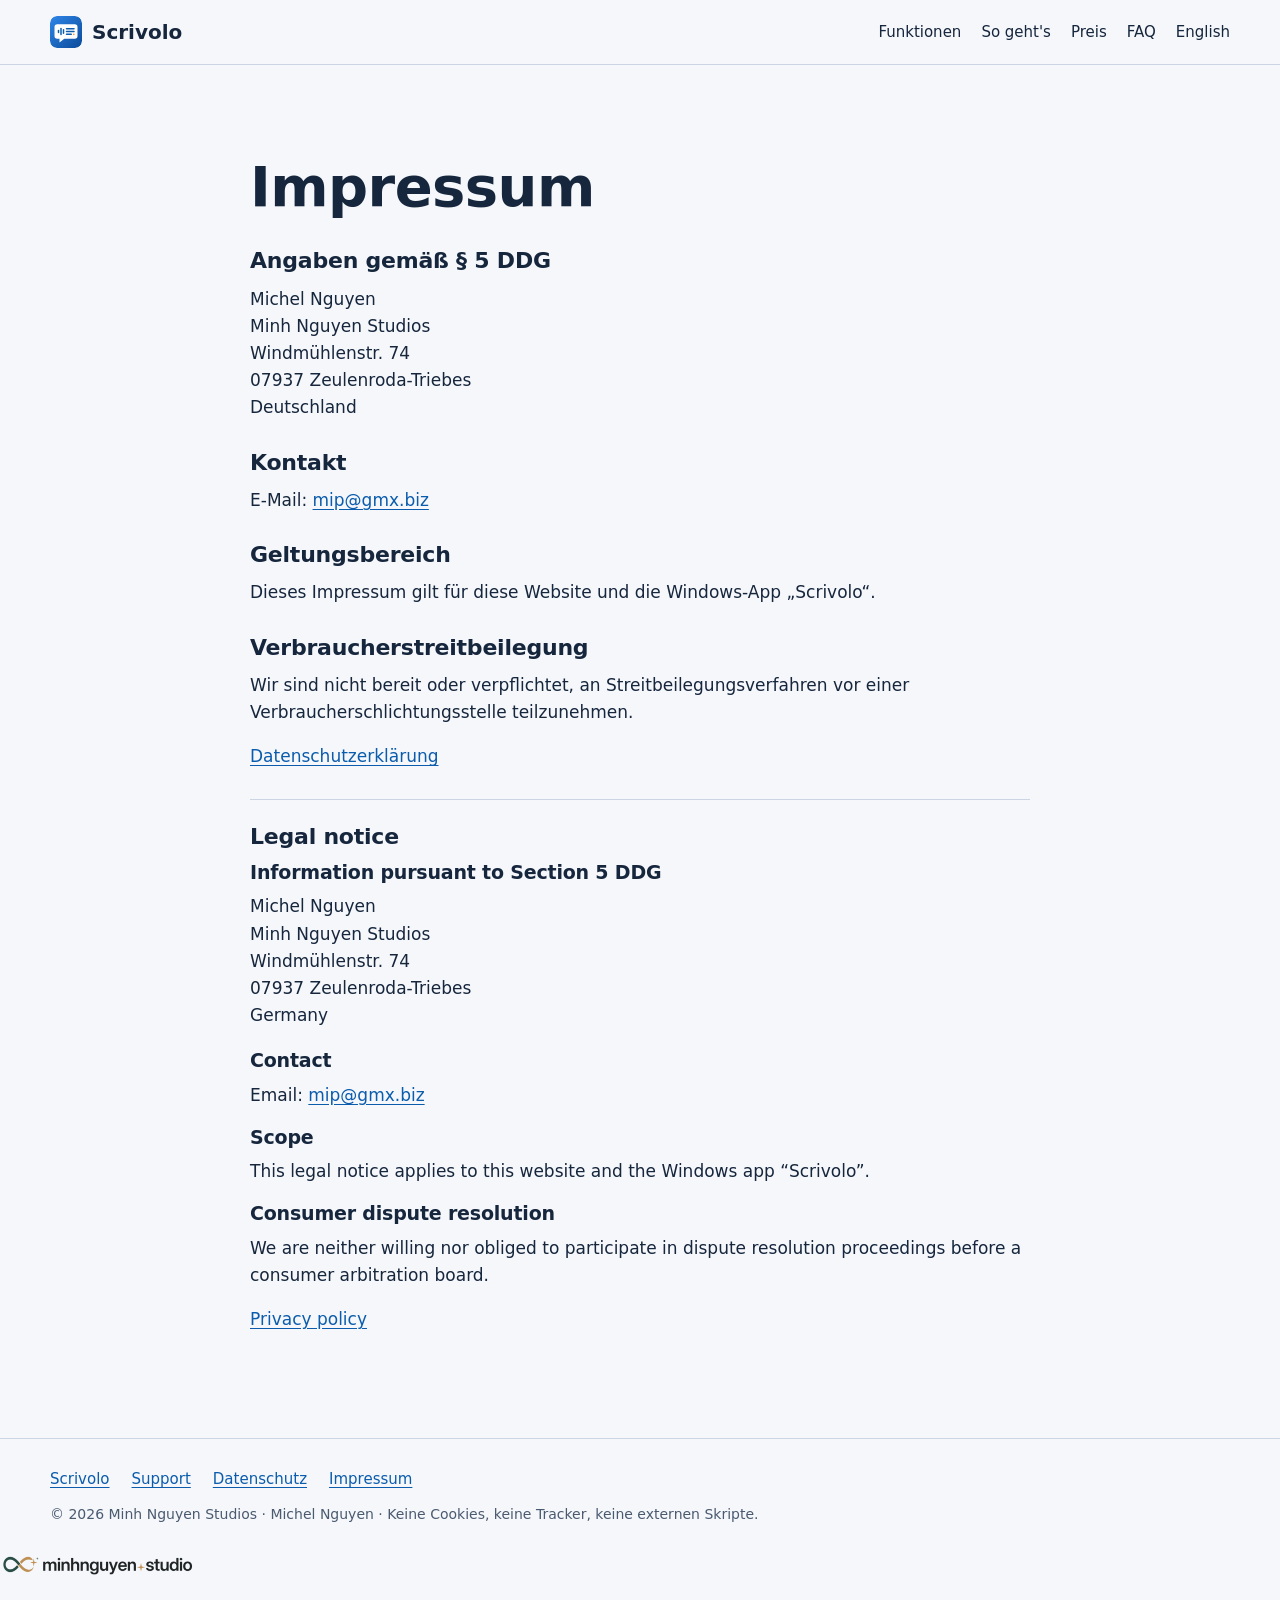
<file: impressum.html>
<!doctype html>
<html lang="de"><head><meta charset="utf-8"><meta name="viewport" content="width=device-width,initial-scale=1">
<title>Impressum / Legal notice – Scrivolo</title><meta name="description" content="Impressum und Anbieterkennzeichnung für Scrivolo."><link rel="canonical" href="https://minh.systems/Scrivolo/impressum.html">
<meta property="og:type" content="website"><meta property="og:title" content="Impressum / Legal notice – Scrivolo"><meta property="og:description" content="Impressum und Anbieterkennzeichnung für Scrivolo."><meta property="og:image" content="https://minh.systems/Scrivolo/img/ui-de.jpg"><meta name="twitter:card" content="summary_large_image">
<meta name="color-scheme" content="light dark"><link rel="icon" type="image/png" href="favicon.png"><link rel="apple-touch-icon" href="img/apple-touch-icon.png"><link rel="stylesheet" href="style.css"></head><body><a class="skip" href="#main">Zum Inhalt springen</a>
<header class="top"><div class="wrap bar"><a class="brand" href="index.html"><img src="img/logo.svg" width="32" height="32" alt="">Scrivolo</a>
<nav aria-label="Navigation" class="mainnav"><a href="index.html#funktionen">Funktionen</a><a href="index.html#ablauf">So geht's</a><a href="index.html#preis">Preis</a><a href="index.html#faq">FAQ</a><a href="en/index.html" lang="en">English</a></nav>
<details class="menu"><summary aria-label="Menu"><span aria-hidden="true">☰</span></summary><nav aria-label="Menu"><a href="index.html#funktionen">Funktionen</a><a href="index.html#ablauf">So geht's</a><a href="index.html#preis">Preis</a><a href="index.html#faq">FAQ</a></nav></details></div></header>
<main id="main" class="sec"><div class="wrap narrow prose"><h1>Impressum</h1><section><h2>Angaben gemäß § 5 DDG</h2><address>Michel Nguyen<br>Minh Nguyen Studios<br>Windmühlenstr. 74<br>07937 Zeulenroda-Triebes<br>Deutschland</address></section>
<section><h2>Kontakt</h2><p>E-Mail: <a href="mailto:mip@gmx.biz">mip@gmx.biz</a></p></section>
<section><h2>Geltungsbereich</h2><p>Dieses Impressum gilt für diese Website und die Windows-App „Scrivolo“.</p></section>
<section><h2>Verbraucherstreitbeilegung</h2><p>Wir sind nicht bereit oder verpflichtet, an Streitbeilegungsverfahren vor einer Verbraucherschlichtungsstelle teilzunehmen.</p><p><a href="privacy.html">Datenschutzerklärung</a></p></section>
<section id="english" lang="en" class="english"><h2>Legal notice</h2><h3>Information pursuant to Section 5 DDG</h3><address>Michel Nguyen<br>Minh Nguyen Studios<br>Windmühlenstr. 74<br>07937 Zeulenroda-Triebes<br>Germany</address><h3>Contact</h3><p>Email: <a href="mailto:mip@gmx.biz">mip@gmx.biz</a></p><h3>Scope</h3><p>This legal notice applies to this website and the Windows app “Scrivolo”.</p><h3>Consumer dispute resolution</h3><p>We are neither willing nor obliged to participate in dispute resolution proceedings before a consumer arbitration board.</p><p><a href="privacy.html#english">Privacy policy</a></p></section></div></main>
<footer><div class="wrap"><nav class="foot" aria-label="Footer"><a href="index.html">Scrivolo</a><a href="support.html">Support</a><a href="privacy.html">Datenschutz</a><a href="impressum.html">Impressum</a></nav><p>© 2026 Minh Nguyen Studios · Michel Nguyen · Keine Cookies, keine Tracker, keine externen Skripte.</p></div><p style="margin:16px 0 4px"><a href="https://minh.systems/MinhNguyenStudios/" aria-label="Minh Nguyen Studios" style="display:inline-block;line-height:0;border-radius:8px;overflow:hidden;opacity:.92"><picture><source srcset="img/studio-dunkel.png" media="(prefers-color-scheme: dark)"><img src="img/studio-hell.png" width="200" height="47" alt="Minh Nguyen Studios" loading="lazy" style="width:200px;height:auto"></picture></a></p></footer></body></html>
</file>
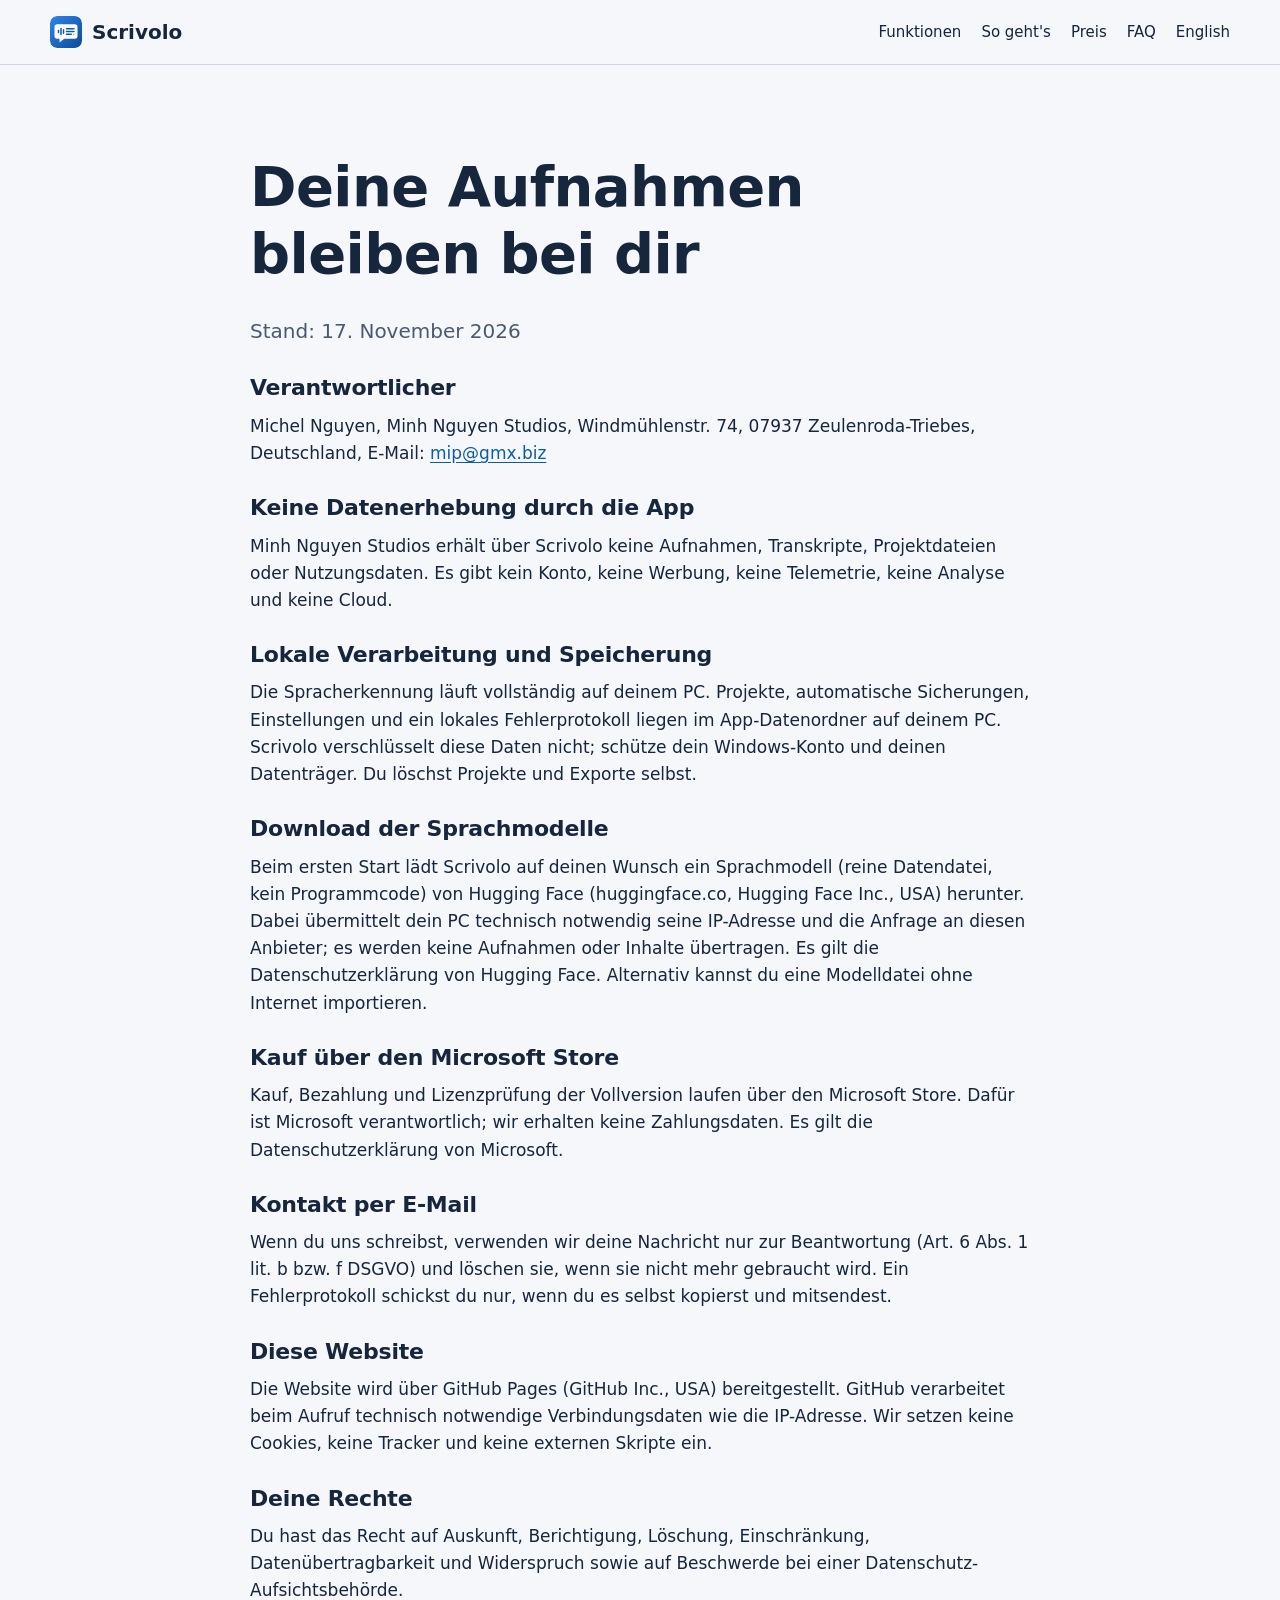
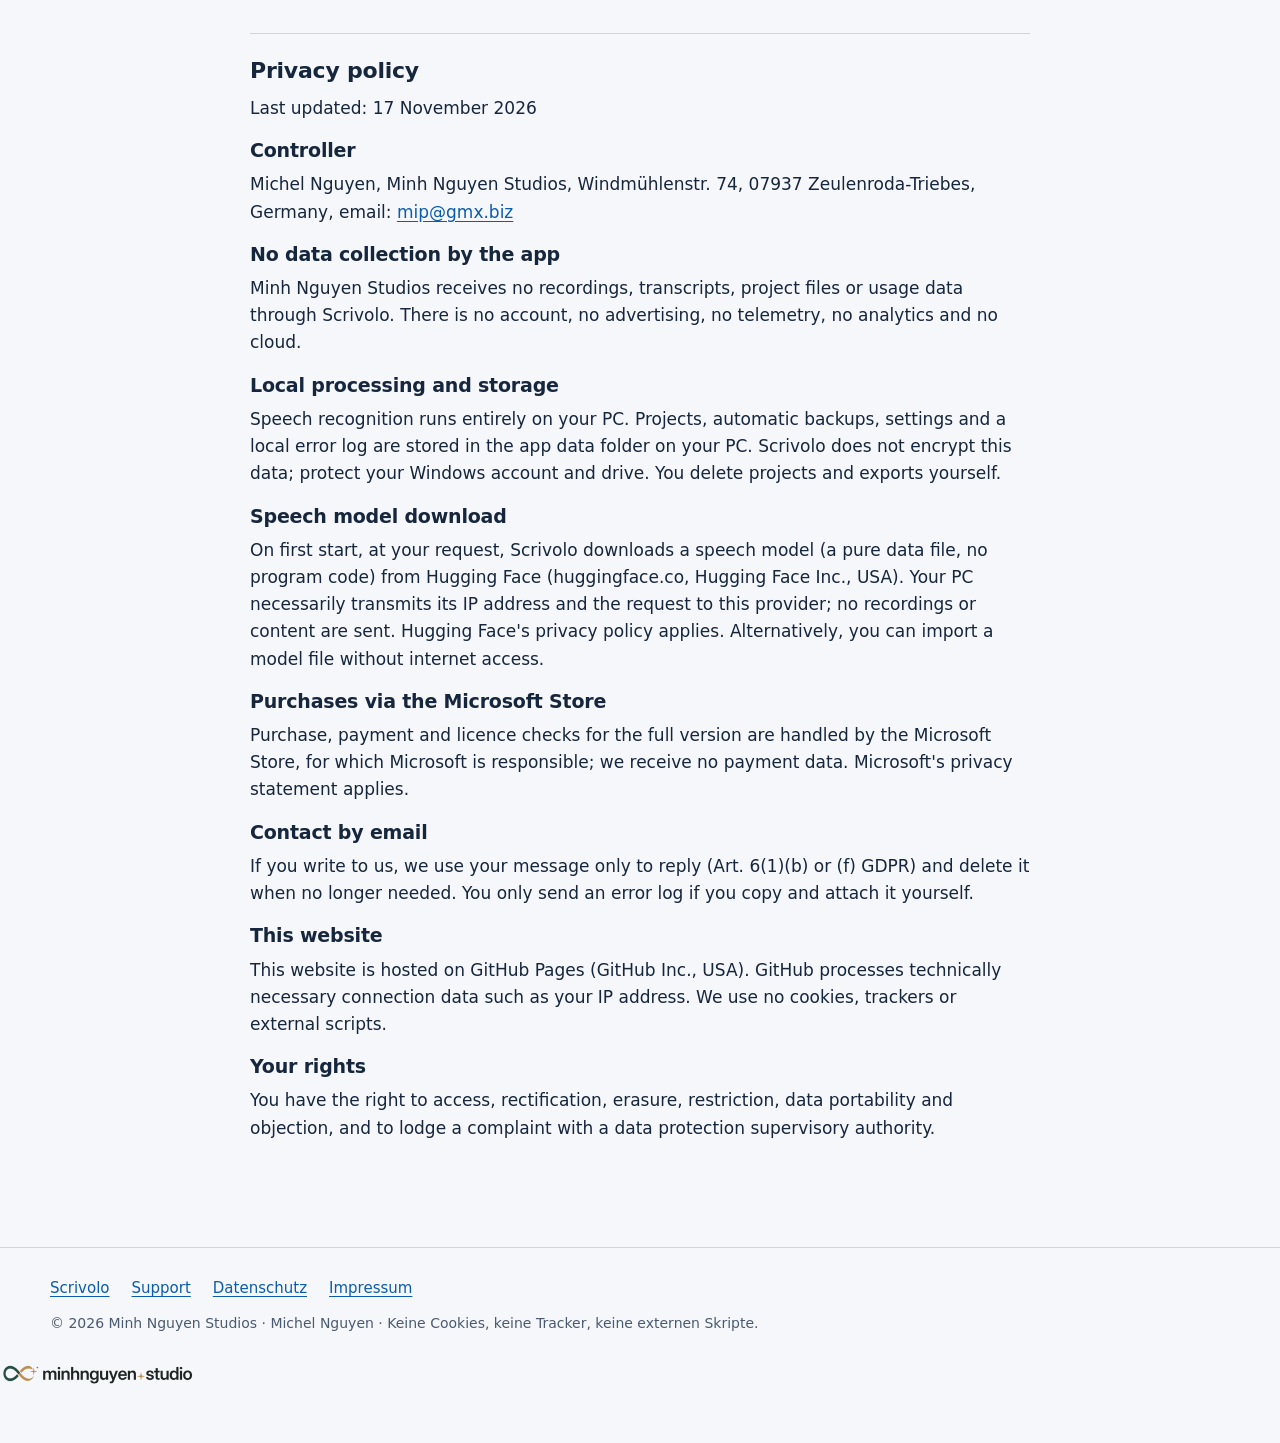
<file: privacy.html>
<!doctype html>
<html lang="de"><head><meta charset="utf-8"><meta name="viewport" content="width=device-width,initial-scale=1">
<title>Datenschutz / Privacy – Scrivolo</title><meta name="description" content="Deine Aufnahmen bleiben auf deinem PC."><link rel="canonical" href="https://minh.systems/Scrivolo/privacy.html">
<meta property="og:type" content="website"><meta property="og:title" content="Datenschutz / Privacy – Scrivolo"><meta property="og:description" content="Deine Aufnahmen bleiben auf deinem PC."><meta property="og:image" content="https://minh.systems/Scrivolo/img/ui-de.jpg"><meta name="twitter:card" content="summary_large_image">
<meta name="color-scheme" content="light dark"><link rel="icon" type="image/png" href="favicon.png"><link rel="apple-touch-icon" href="img/apple-touch-icon.png"><link rel="stylesheet" href="style.css"></head><body><a class="skip" href="#main">Zum Inhalt springen</a>
<header class="top"><div class="wrap bar"><a class="brand" href="index.html"><img src="img/logo.svg" width="32" height="32" alt="">Scrivolo</a>
<nav aria-label="Navigation" class="mainnav"><a href="index.html#funktionen">Funktionen</a><a href="index.html#ablauf">So geht's</a><a href="index.html#preis">Preis</a><a href="index.html#faq">FAQ</a><a href="en/index.html" lang="en">English</a></nav>
<details class="menu"><summary aria-label="Menu"><span aria-hidden="true">☰</span></summary><nav aria-label="Menu"><a href="index.html#funktionen">Funktionen</a><a href="index.html#ablauf">So geht's</a><a href="index.html#preis">Preis</a><a href="index.html#faq">FAQ</a></nav></details></div></header>
<main id="main" class="sec"><div class="wrap narrow prose"><h1>Deine Aufnahmen bleiben bei dir</h1><p class="lead">Stand: 17. November 2026</p>
<section><h2>Verantwortlicher</h2><p>Michel Nguyen, Minh Nguyen Studios, Windmühlenstr. 74, 07937 Zeulenroda-Triebes, Deutschland, E-Mail: <a href="mailto:mip@gmx.biz">mip@gmx.biz</a></p></section>
<section><h2>Keine Datenerhebung durch die App</h2><p>Minh Nguyen Studios erhält über Scrivolo keine Aufnahmen, Transkripte, Projektdateien oder Nutzungsdaten. Es gibt kein Konto, keine Werbung, keine Telemetrie, keine Analyse und keine Cloud.</p></section>
<section><h2>Lokale Verarbeitung und Speicherung</h2><p>Die Spracherkennung läuft vollständig auf deinem PC. Projekte, automatische Sicherungen, Einstellungen und ein lokales Fehlerprotokoll liegen im App-Datenordner auf deinem PC. Scrivolo verschlüsselt diese Daten nicht; schütze dein Windows-Konto und deinen Datenträger. Du löschst Projekte und Exporte selbst.</p></section>
<section><h2>Download der Sprachmodelle</h2><p>Beim ersten Start lädt Scrivolo auf deinen Wunsch ein Sprachmodell (reine Datendatei, kein Programmcode) von Hugging Face (huggingface.co, Hugging Face Inc., USA) herunter. Dabei übermittelt dein PC technisch notwendig seine IP-Adresse und die Anfrage an diesen Anbieter; es werden keine Aufnahmen oder Inhalte übertragen. Es gilt die Datenschutzerklärung von Hugging Face. Alternativ kannst du eine Modelldatei ohne Internet importieren.</p></section>
<section><h2>Kauf über den Microsoft Store</h2><p>Kauf, Bezahlung und Lizenzprüfung der Vollversion laufen über den Microsoft Store. Dafür ist Microsoft verantwortlich; wir erhalten keine Zahlungsdaten. Es gilt die Datenschutzerklärung von Microsoft.</p></section>
<section><h2>Kontakt per E-Mail</h2><p>Wenn du uns schreibst, verwenden wir deine Nachricht nur zur Beantwortung (Art. 6 Abs. 1 lit. b bzw. f DSGVO) und löschen sie, wenn sie nicht mehr gebraucht wird. Ein Fehlerprotokoll schickst du nur, wenn du es selbst kopierst und mitsendest.</p></section>
<section><h2>Diese Website</h2><p>Die Website wird über GitHub Pages (GitHub Inc., USA) bereitgestellt. GitHub verarbeitet beim Aufruf technisch notwendige Verbindungsdaten wie die IP-Adresse. Wir setzen keine Cookies, keine Tracker und keine externen Skripte ein.</p></section>
<section><h2>Deine Rechte</h2><p>Du hast das Recht auf Auskunft, Berichtigung, Löschung, Einschränkung, Datenübertragbarkeit und Widerspruch sowie auf Beschwerde bei einer Datenschutz-Aufsichtsbehörde.</p></section>
<section id="english" lang="en" class="english"><h2>Privacy policy</h2><p>Last updated: 17 November 2026</p>
<h3>Controller</h3><p>Michel Nguyen, Minh Nguyen Studios, Windmühlenstr. 74, 07937 Zeulenroda-Triebes, Germany, email: <a href="mailto:mip@gmx.biz">mip@gmx.biz</a></p>
<h3>No data collection by the app</h3><p>Minh Nguyen Studios receives no recordings, transcripts, project files or usage data through Scrivolo. There is no account, no advertising, no telemetry, no analytics and no cloud.</p>
<h3>Local processing and storage</h3><p>Speech recognition runs entirely on your PC. Projects, automatic backups, settings and a local error log are stored in the app data folder on your PC. Scrivolo does not encrypt this data; protect your Windows account and drive. You delete projects and exports yourself.</p>
<h3>Speech model download</h3><p>On first start, at your request, Scrivolo downloads a speech model (a pure data file, no program code) from Hugging Face (huggingface.co, Hugging Face Inc., USA). Your PC necessarily transmits its IP address and the request to this provider; no recordings or content are sent. Hugging Face's privacy policy applies. Alternatively, you can import a model file without internet access.</p>
<h3>Purchases via the Microsoft Store</h3><p>Purchase, payment and licence checks for the full version are handled by the Microsoft Store, for which Microsoft is responsible; we receive no payment data. Microsoft's privacy statement applies.</p>
<h3>Contact by email</h3><p>If you write to us, we use your message only to reply (Art. 6(1)(b) or (f) GDPR) and delete it when no longer needed. You only send an error log if you copy and attach it yourself.</p>
<h3>This website</h3><p>This website is hosted on GitHub Pages (GitHub Inc., USA). GitHub processes technically necessary connection data such as your IP address. We use no cookies, trackers or external scripts.</p>
<h3>Your rights</h3><p>You have the right to access, rectification, erasure, restriction, data portability and objection, and to lodge a complaint with a data protection supervisory authority.</p></section></div></main>
<footer><div class="wrap"><nav class="foot" aria-label="Footer"><a href="index.html">Scrivolo</a><a href="support.html">Support</a><a href="privacy.html">Datenschutz</a><a href="impressum.html">Impressum</a></nav><p>© 2026 Minh Nguyen Studios · Michel Nguyen · Keine Cookies, keine Tracker, keine externen Skripte.</p></div><p style="margin:16px 0 4px"><a href="https://minh.systems/MinhNguyenStudios/" aria-label="Minh Nguyen Studios" style="display:inline-block;line-height:0;border-radius:8px;overflow:hidden;opacity:.92"><picture><source srcset="img/studio-dunkel.png" media="(prefers-color-scheme: dark)"><img src="img/studio-hell.png" width="200" height="47" alt="Minh Nguyen Studios" loading="lazy" style="width:200px;height:auto"></picture></a></p></footer></body></html>
</file>
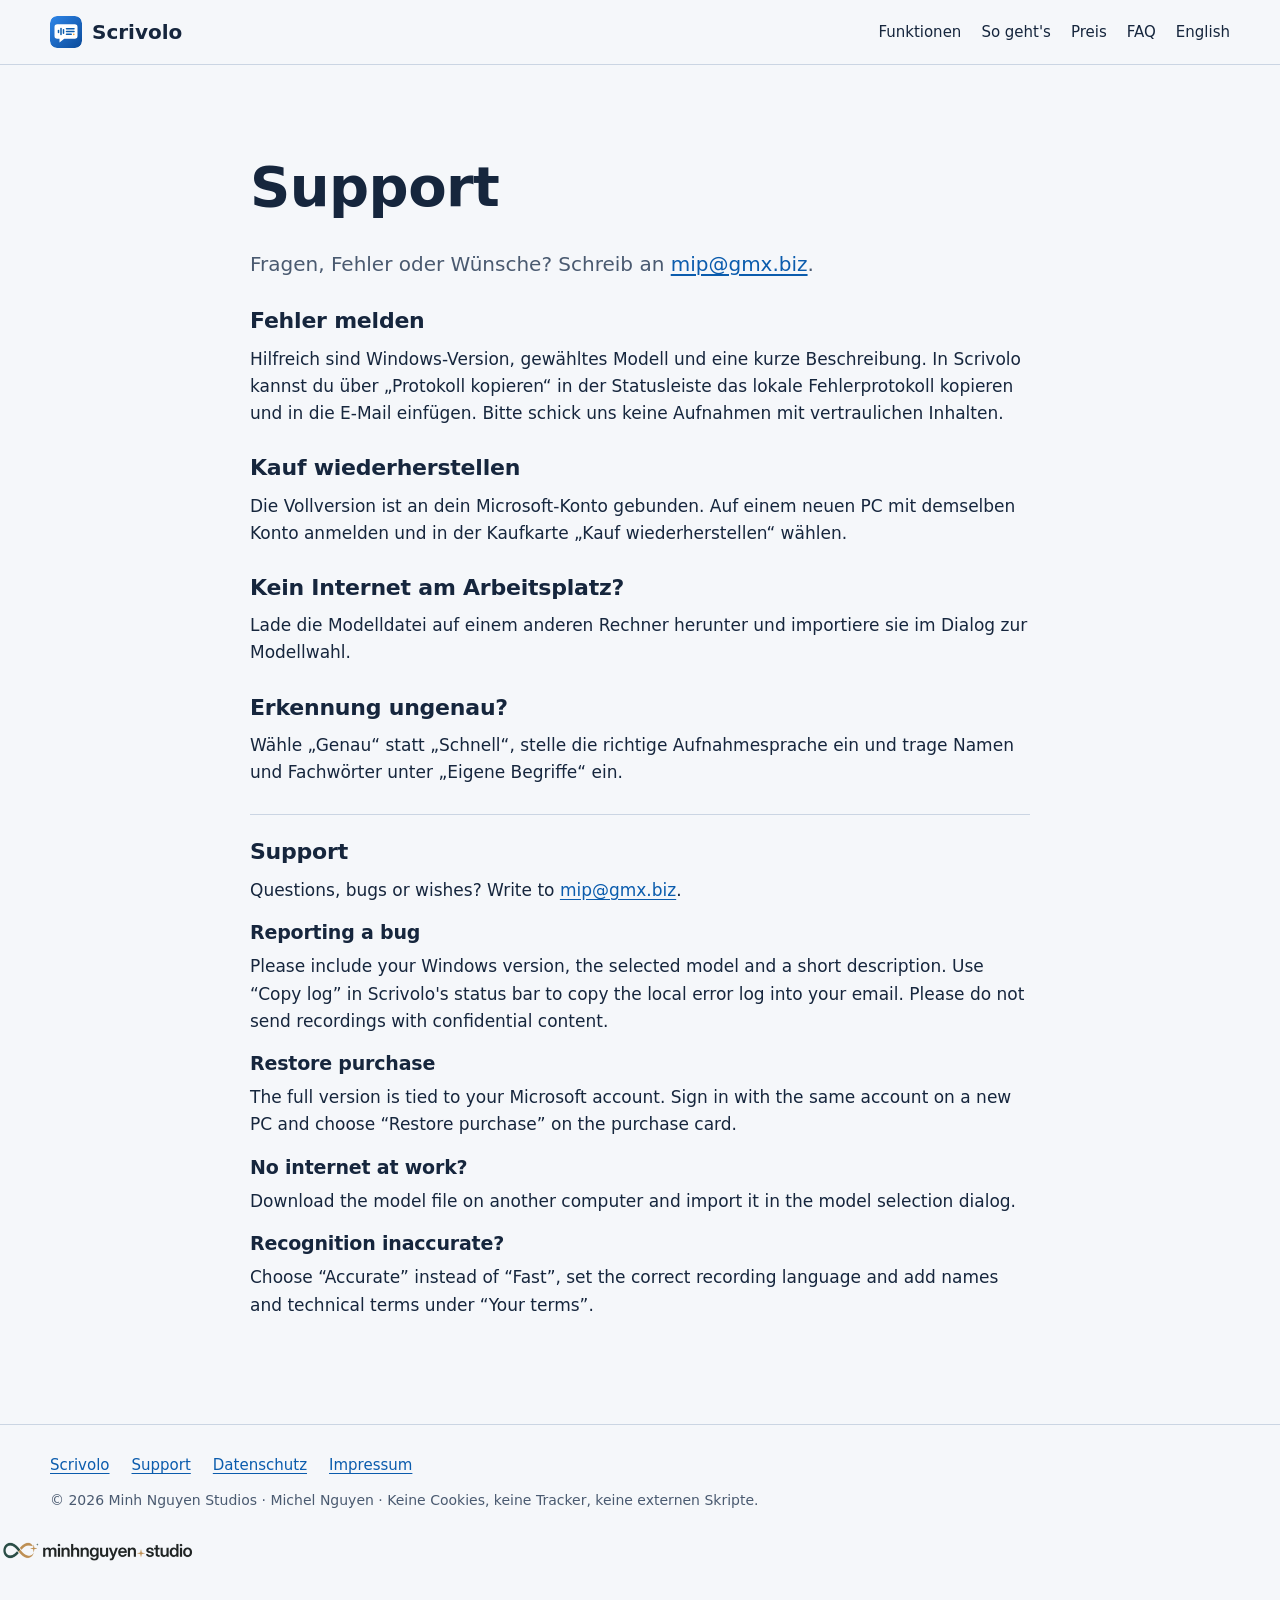
<file: support.html>
<!doctype html>
<html lang="de"><head><meta charset="utf-8"><meta name="viewport" content="width=device-width,initial-scale=1">
<title>Support – Scrivolo</title><meta name="description" content="Hilfe zu Scrivolo."><link rel="canonical" href="https://minh.systems/Scrivolo/support.html">
<meta property="og:type" content="website"><meta property="og:title" content="Support – Scrivolo"><meta property="og:description" content="Hilfe zu Scrivolo."><meta property="og:image" content="https://minh.systems/Scrivolo/img/ui-de.jpg"><meta name="twitter:card" content="summary_large_image">
<meta name="color-scheme" content="light dark"><link rel="icon" type="image/png" href="favicon.png"><link rel="apple-touch-icon" href="img/apple-touch-icon.png"><link rel="stylesheet" href="style.css"></head><body><a class="skip" href="#main">Zum Inhalt springen</a>
<header class="top"><div class="wrap bar"><a class="brand" href="index.html"><img src="img/logo.svg" width="32" height="32" alt="">Scrivolo</a>
<nav aria-label="Navigation" class="mainnav"><a href="index.html#funktionen">Funktionen</a><a href="index.html#ablauf">So geht's</a><a href="index.html#preis">Preis</a><a href="index.html#faq">FAQ</a><a href="en/index.html" lang="en">English</a></nav>
<details class="menu"><summary aria-label="Menu"><span aria-hidden="true">☰</span></summary><nav aria-label="Menu"><a href="index.html#funktionen">Funktionen</a><a href="index.html#ablauf">So geht's</a><a href="index.html#preis">Preis</a><a href="index.html#faq">FAQ</a></nav></details></div></header>
<main id="main" class="sec"><div class="wrap narrow prose"><h1>Support</h1><p class="lead">Fragen, Fehler oder Wünsche? Schreib an <a href="mailto:mip@gmx.biz">mip@gmx.biz</a>.</p>
<section><h2>Fehler melden</h2><p>Hilfreich sind Windows-Version, gewähltes Modell und eine kurze Beschreibung. In Scrivolo kannst du über „Protokoll kopieren“ in der Statusleiste das lokale Fehlerprotokoll kopieren und in die E-Mail einfügen. Bitte schick uns keine Aufnahmen mit vertraulichen Inhalten.</p></section>
<section><h2>Kauf wiederherstellen</h2><p>Die Vollversion ist an dein Microsoft-Konto gebunden. Auf einem neuen PC mit demselben Konto anmelden und in der Kaufkarte „Kauf wiederherstellen“ wählen.</p></section>
<section><h2>Kein Internet am Arbeitsplatz?</h2><p>Lade die Modelldatei auf einem anderen Rechner herunter und importiere sie im Dialog zur Modellwahl.</p></section>
<section><h2>Erkennung ungenau?</h2><p>Wähle „Genau“ statt „Schnell“, stelle die richtige Aufnahmesprache ein und trage Namen und Fachwörter unter „Eigene Begriffe“ ein.</p></section>
<section id="english" lang="en" class="english"><h2>Support</h2><p>Questions, bugs or wishes? Write to <a href="mailto:mip@gmx.biz">mip@gmx.biz</a>.</p><h3>Reporting a bug</h3><p>Please include your Windows version, the selected model and a short description. Use “Copy log” in Scrivolo's status bar to copy the local error log into your email. Please do not send recordings with confidential content.</p><h3>Restore purchase</h3><p>The full version is tied to your Microsoft account. Sign in with the same account on a new PC and choose “Restore purchase” on the purchase card.</p><h3>No internet at work?</h3><p>Download the model file on another computer and import it in the model selection dialog.</p><h3>Recognition inaccurate?</h3><p>Choose “Accurate” instead of “Fast”, set the correct recording language and add names and technical terms under “Your terms”.</p></section></div></main>
<footer><div class="wrap"><nav class="foot" aria-label="Footer"><a href="index.html">Scrivolo</a><a href="support.html">Support</a><a href="privacy.html">Datenschutz</a><a href="impressum.html">Impressum</a></nav><p>© 2026 Minh Nguyen Studios · Michel Nguyen · Keine Cookies, keine Tracker, keine externen Skripte.</p></div><p style="margin:16px 0 4px"><a href="https://minh.systems/MinhNguyenStudios/" aria-label="Minh Nguyen Studios" style="display:inline-block;line-height:0;border-radius:8px;overflow:hidden;opacity:.92"><picture><source srcset="img/studio-dunkel.png" media="(prefers-color-scheme: dark)"><img src="img/studio-hell.png" width="200" height="47" alt="Minh Nguyen Studios" loading="lazy" style="width:200px;height:auto"></picture></a></p></footer></body></html>
</file>
<file: style.css>
/* Scrivolo website – blue palette. No external fonts. */
:root{color-scheme:light dark;--bg:#F5F7FA;--surface:#FFFFFF;--soft:#E9EFF8;--line:#CBD5E3;--ink:#16263D;--muted:#4A5A70;--accent:#0B5CAD;--accent-h:#094C8F;--on-accent:#FFFFFF;--focus:#0B5CAD;--shadow:0 18px 44px rgba(22,38,61,.12)}
@media (prefers-color-scheme:dark){:root{--bg:#111A27;--surface:#1A2536;--soft:#223047;--line:#46566E;--ink:#E8EEF6;--muted:#B5C2D4;--accent:#7CB6F2;--accent-h:#9AC8F6;--on-accent:#0A1A2C;--focus:#7CB6F2;--shadow:0 18px 44px rgba(0,0,0,.35)}}
*{box-sizing:border-box}
html{scroll-behavior:smooth}
body{margin:0;background:var(--bg);color:var(--ink);font:17px/1.6 "Segoe UI Variable Text","Segoe UI",system-ui,-apple-system,"Hiragino Sans","Yu Gothic UI",Meiryo,sans-serif;-webkit-text-size-adjust:100%}
img{max-width:100%;height:auto;display:block}
a{color:var(--accent);text-underline-offset:3px}
a:hover{color:var(--accent-h)}
:focus-visible{outline:3px solid var(--focus);outline-offset:3px;border-radius:4px}
.wrap{width:min(1180px,100% - 32px);margin-inline:auto}
.narrow{max-width:780px}
.skip{position:absolute;left:16px;top:-60px;background:var(--surface);color:var(--ink);padding:8px 14px;border-radius:8px;z-index:20}
.skip:focus{top:8px}
h1,h2,h3{line-height:1.2;letter-spacing:-.01em;margin:0 0 .5em}
h1{font-size:clamp(32px,5vw,56px);font-weight:700}
h2{font-size:clamp(26px,3.4vw,38px);font-weight:650}
h3{font-size:19px;font-weight:600}
p{margin:0 0 1em}
.lead{font-size:clamp(17px,1.6vw,20px);color:var(--muted)}
.eyebrow{font-size:13px;font-weight:700;letter-spacing:.12em;text-transform:uppercase;color:var(--accent);margin-bottom:12px}
/* header */
.top{position:sticky;top:0;z-index:10;background:color-mix(in srgb,var(--bg) 92%,transparent);backdrop-filter:blur(8px);border-bottom:1px solid var(--line)}
.bar{display:flex;align-items:center;gap:20px;min-height:64px}
.brand{display:inline-flex;align-items:center;gap:10px;font-weight:650;font-size:20px;color:var(--ink);text-decoration:none}
.brand img{width:32px;height:32px;border-radius:7px}
.mainnav{display:flex;gap:20px;margin-left:auto;font-size:15px}
.mainnav a{color:var(--ink);text-decoration:none}
.mainnav a:hover{color:var(--accent)}
.menu{display:none;position:relative;font-size:15px}
.menu summary{cursor:pointer;list-style:none;padding:6px 12px;border:1px solid var(--line);border-radius:999px;background:var(--surface);white-space:nowrap}
.menu summary::-webkit-details-marker{display:none}
.menu nav{position:absolute;right:0;top:calc(100% + 6px);display:flex;flex-direction:column;padding:6px;background:var(--surface);border:1px solid var(--line);border-radius:12px;box-shadow:var(--shadow);min-width:180px}
.menu nav a{padding:9px 12px;border-radius:8px;color:var(--ink);text-decoration:none}
.menu nav a:hover{background:var(--soft)}
.lang{position:relative;font-size:15px}
.lang summary{cursor:pointer;list-style:none;padding:6px 12px;border:1px solid var(--line);border-radius:999px;background:var(--surface);white-space:nowrap}
.lang summary::-webkit-details-marker{display:none}
.lang summary::after{content:" ▾"}
.lang ul{position:absolute;right:0;top:calc(100% + 6px);margin:0;padding:6px;list-style:none;background:var(--surface);border:1px solid var(--line);border-radius:12px;box-shadow:var(--shadow);min-width:200px}
.lang li a{display:block;padding:7px 12px;border-radius:8px;color:var(--ink);text-decoration:none}
.lang li a:hover,.lang li a[aria-current]{background:var(--soft)}
.lang li a[aria-current]{font-weight:650}
/* hero */
.hero{padding:clamp(40px,7vw,90px) 0 clamp(40px,6vw,70px);background:linear-gradient(180deg,var(--soft),var(--bg))}
.hero-grid{display:grid;grid-template-columns:1fr 1.15fr;gap:clamp(28px,4vw,56px);align-items:center}
.hero-shot img,.how figure img,.gallery img{border-radius:14px;border:1px solid var(--line);box-shadow:var(--shadow);background:var(--surface)}
figure{margin:0}
.badges{display:flex;flex-wrap:wrap;gap:8px;list-style:none;padding:0;margin:0 0 24px}
.badges li{padding:5px 13px;border-radius:999px;background:var(--surface);border:1px solid var(--line);font-size:14px;font-weight:600}
.ctas{display:flex;flex-wrap:wrap;gap:12px}
.btn{display:inline-block;padding:11px 20px;border-radius:10px;border:1px solid var(--accent);color:var(--accent);font-weight:600;text-decoration:none}
.btn.primary{background:var(--accent);color:var(--on-accent)}
.btn.primary:hover{background:var(--accent-h);color:var(--on-accent)}
/* sections */
.sec{padding:clamp(48px,7vw,88px) 0;scroll-margin-top:64px}
.soft{background:var(--soft)}
.grid{display:grid;grid-template-columns:repeat(auto-fill,minmax(250px,1fr));gap:18px;margin-top:28px}
.card{background:var(--surface);border:1px solid var(--line);border-radius:14px;padding:22px}
.card p{color:var(--muted);font-size:15.5px;margin:0}
.ico{display:block;width:40px;height:40px;border-radius:10px;background:var(--soft);margin-bottom:14px;position:relative}
.ico::after{content:"";position:absolute;inset:9px;background:var(--accent);-webkit-mask:var(--m) center/contain no-repeat;mask:var(--m) center/contain no-repeat}
.ico-bell{--m:url("data:image/svg+xml,%3Csvg xmlns='http://www.w3.org/2000/svg' viewBox='0 0 24 24' fill='none' stroke='black' stroke-width='2'%3E%3Cpath d='M6 9a6 6 0 0 1 12 0c0 6 3 7 3 7H3s3-1 3-7M10 20a2 2 0 0 0 4 0'/%3E%3C/svg%3E")}
.ico-qr{--m:url("data:image/svg+xml,%3Csvg xmlns='http://www.w3.org/2000/svg' viewBox='0 0 24 24' fill='none' stroke='black' stroke-width='2'%3E%3Crect x='3' y='3' width='7' height='7'/%3E%3Crect x='14' y='3' width='7' height='7'/%3E%3Crect x='3' y='14' width='7' height='7'/%3E%3Cpath d='M14 14h3v3h-3zM20 14v7M14 20h3'/%3E%3C/svg%3E")}
.ico-text{--m:url("data:image/svg+xml,%3Csvg xmlns='http://www.w3.org/2000/svg' viewBox='0 0 24 24' fill='none' stroke='black' stroke-width='2'%3E%3Cpath d='M3 7V3h4M17 3h4v4M21 17v4h-4M7 21H3v-4M8 9h8M12 9v7'/%3E%3C/svg%3E")}
.ico-light{--m:url("data:image/svg+xml,%3Csvg xmlns='http://www.w3.org/2000/svg' viewBox='0 0 24 24' fill='none' stroke='black' stroke-width='2'%3E%3Crect x='7' y='2' width='10' height='20' rx='3'/%3E%3Ccircle cx='12' cy='7' r='2'/%3E%3Ccircle cx='12' cy='12' r='2'/%3E%3Ccircle cx='12' cy='17' r='2'/%3E%3C/svg%3E")}
.ico-pdf{--m:url("data:image/svg+xml,%3Csvg xmlns='http://www.w3.org/2000/svg' viewBox='0 0 24 24' fill='none' stroke='black' stroke-width='2'%3E%3Cpath d='M14 2H6v20h12V6zM14 2v4h4M9 13h6M9 17h6'/%3E%3C/svg%3E")}
.ico-import{--m:url("data:image/svg+xml,%3Csvg xmlns='http://www.w3.org/2000/svg' viewBox='0 0 24 24' fill='none' stroke='black' stroke-width='2'%3E%3Cpath d='M12 3v12M7 10l5 5 5-5M4 19h16'/%3E%3C/svg%3E")}
.ico-backup{--m:url("data:image/svg+xml,%3Csvg xmlns='http://www.w3.org/2000/svg' viewBox='0 0 24 24' fill='none' stroke='black' stroke-width='2'%3E%3Cpath d='M3 12a9 9 0 1 0 3-6.7L3 8M3 3v5h5M12 7v5l3 2'/%3E%3C/svg%3E")}
.ico-lock{--m:url("data:image/svg+xml,%3Csvg xmlns='http://www.w3.org/2000/svg' viewBox='0 0 24 24' fill='none' stroke='black' stroke-width='2'%3E%3Crect x='4' y='11' width='16' height='10' rx='2'/%3E%3Cpath d='M8 11V7a4 4 0 0 1 8 0v4'/%3E%3C/svg%3E")}
.ico-search{--m:url("data:image/svg+xml,%3Csvg xmlns='http://www.w3.org/2000/svg' viewBox='0 0 24 24' fill='none' stroke='black' stroke-width='2'%3E%3Ccircle cx='10.5' cy='10.5' r='6.5'/%3E%3Cpath d='M15.5 15.5L21 21'/%3E%3C/svg%3E")}
.ico-stack{--m:url("data:image/svg+xml,%3Csvg xmlns='http://www.w3.org/2000/svg' viewBox='0 0 24 24' fill='none' stroke='black' stroke-width='2'%3E%3Cpath d='M7 3h10v14H7zM4 7v14h10M10 7h4M10 11h4'/%3E%3C/svg%3E")}
.ico-wrench{--m:url("data:image/svg+xml,%3Csvg xmlns='http://www.w3.org/2000/svg' viewBox='0 0 24 24' fill='none' stroke='black' stroke-width='2'%3E%3Cpath d='M14.8 3.5a5 5 0 0 0-4.4 6.8L3.8 16.9a1.9 1.9 0 0 0 2.7 2.7l6.6-6.6a5 5 0 0 0 6.8-4.4L17 11.4l-3.1-.9-.9-3.1z'/%3E%3C/svg%3E")}
.ico-lend{--m:url("data:image/svg+xml,%3Csvg xmlns='http://www.w3.org/2000/svg' viewBox='0 0 24 24' fill='none' stroke='black' stroke-width='2'%3E%3Cpath d='M4 8.5h13M13.5 5L17 8.5 13.5 12M20 15.5H7M10.5 12L7 15.5 10.5 19'/%3E%3C/svg%3E")}
.limits{margin-top:26px;padding:16px 20px;border-left:4px solid var(--accent);background:var(--surface);border-radius:0 10px 10px 0;color:var(--muted);font-size:15px}
.how{display:grid;grid-template-columns:1fr 1fr;gap:clamp(28px,4vw,56px);align-items:center}
.steps{list-style:none;padding:0;margin:24px 0 0;display:grid;gap:20px}
.steps li{display:grid;grid-template-columns:44px 1fr;column-gap:16px}
.steps h3,.steps p{grid-column:2}
.steps p{color:var(--muted);margin:0}
.num{grid-row:span 2;width:44px;height:44px;border-radius:50%;background:var(--accent);color:var(--on-accent);display:grid;place-items:center;font-weight:700;font-size:19px}
.gallery{display:grid;grid-template-columns:repeat(auto-fill,minmax(320px,1fr));gap:26px;margin-top:28px}
.gallery figcaption{margin-top:10px;font-weight:600;font-size:15.5px}
.price{max-width:520px;margin:auto;text-align:center;background:var(--surface);border:1px solid var(--line);border-radius:18px;padding:36px 28px;box-shadow:var(--shadow)}
.amount{font-size:52px;font-weight:700;color:var(--accent);margin:0;line-height:1.1}
.unit{color:var(--muted)}
.checks{list-style:none;padding:0;margin:18px 0;text-align:left;display:inline-block}
.checks li{padding-left:28px;position:relative;margin:6px 0}
.checks li::before{content:"✓";position:absolute;left:0;color:var(--accent);font-weight:700}
.status{font-size:15px;color:var(--muted);border-top:1px solid var(--line);padding-top:16px;margin:8px 0 0}
.faq details{background:var(--surface);border:1px solid var(--line);border-radius:12px;margin:10px 0;padding:0 18px}
.faq summary{cursor:pointer;padding:15px 0;font-weight:600}
.faq details p{color:var(--muted)}
.prose section{margin-top:28px}
.prose h2{font-size:22px}
footer{border-top:1px solid var(--line);padding:28px 0 36px;font-size:14px;color:var(--muted)}
.foot{display:flex;flex-wrap:wrap;gap:8px 22px;margin-bottom:12px;font-size:15px}
.langs{display:flex;flex-wrap:wrap;gap:6px 14px}
.langs a{color:var(--muted)}
/* legacy layout used by impressum.html */
body>header:not(.top),body>main.prose,body>footer:not(:has(.wrap)){width:min(1100px,100% - 32px);margin-inline:auto}
body>header:not(.top){display:flex;justify-content:space-between;align-items:center;gap:16px;flex-wrap:wrap;padding:20px 0;border-bottom:1px solid var(--line)}
body>header:not(.top) nav{display:flex;gap:18px;flex-wrap:wrap}
main.prose{max-width:780px;padding:48px 0}
body>footer:not(:has(.wrap)){display:flex;flex-wrap:wrap;gap:10px 22px}
address{font-style:normal;margin-bottom:20px}
.english{border-top:1px solid var(--line);padding-top:24px;margin-top:40px}
@media (max-width:900px){.hero-grid,.how{grid-template-columns:1fr}.mainnav{display:none}.menu{display:block;margin-left:auto}}
.lshort{display:none}
@media (max-width:520px){.menu summary .mtext,.lfull{display:none}.lshort{display:inline}.bar{gap:10px}}
@media (max-width:420px){.gallery{grid-template-columns:1fr}.amount{font-size:42px}.price{padding:28px 18px}}
</file>
